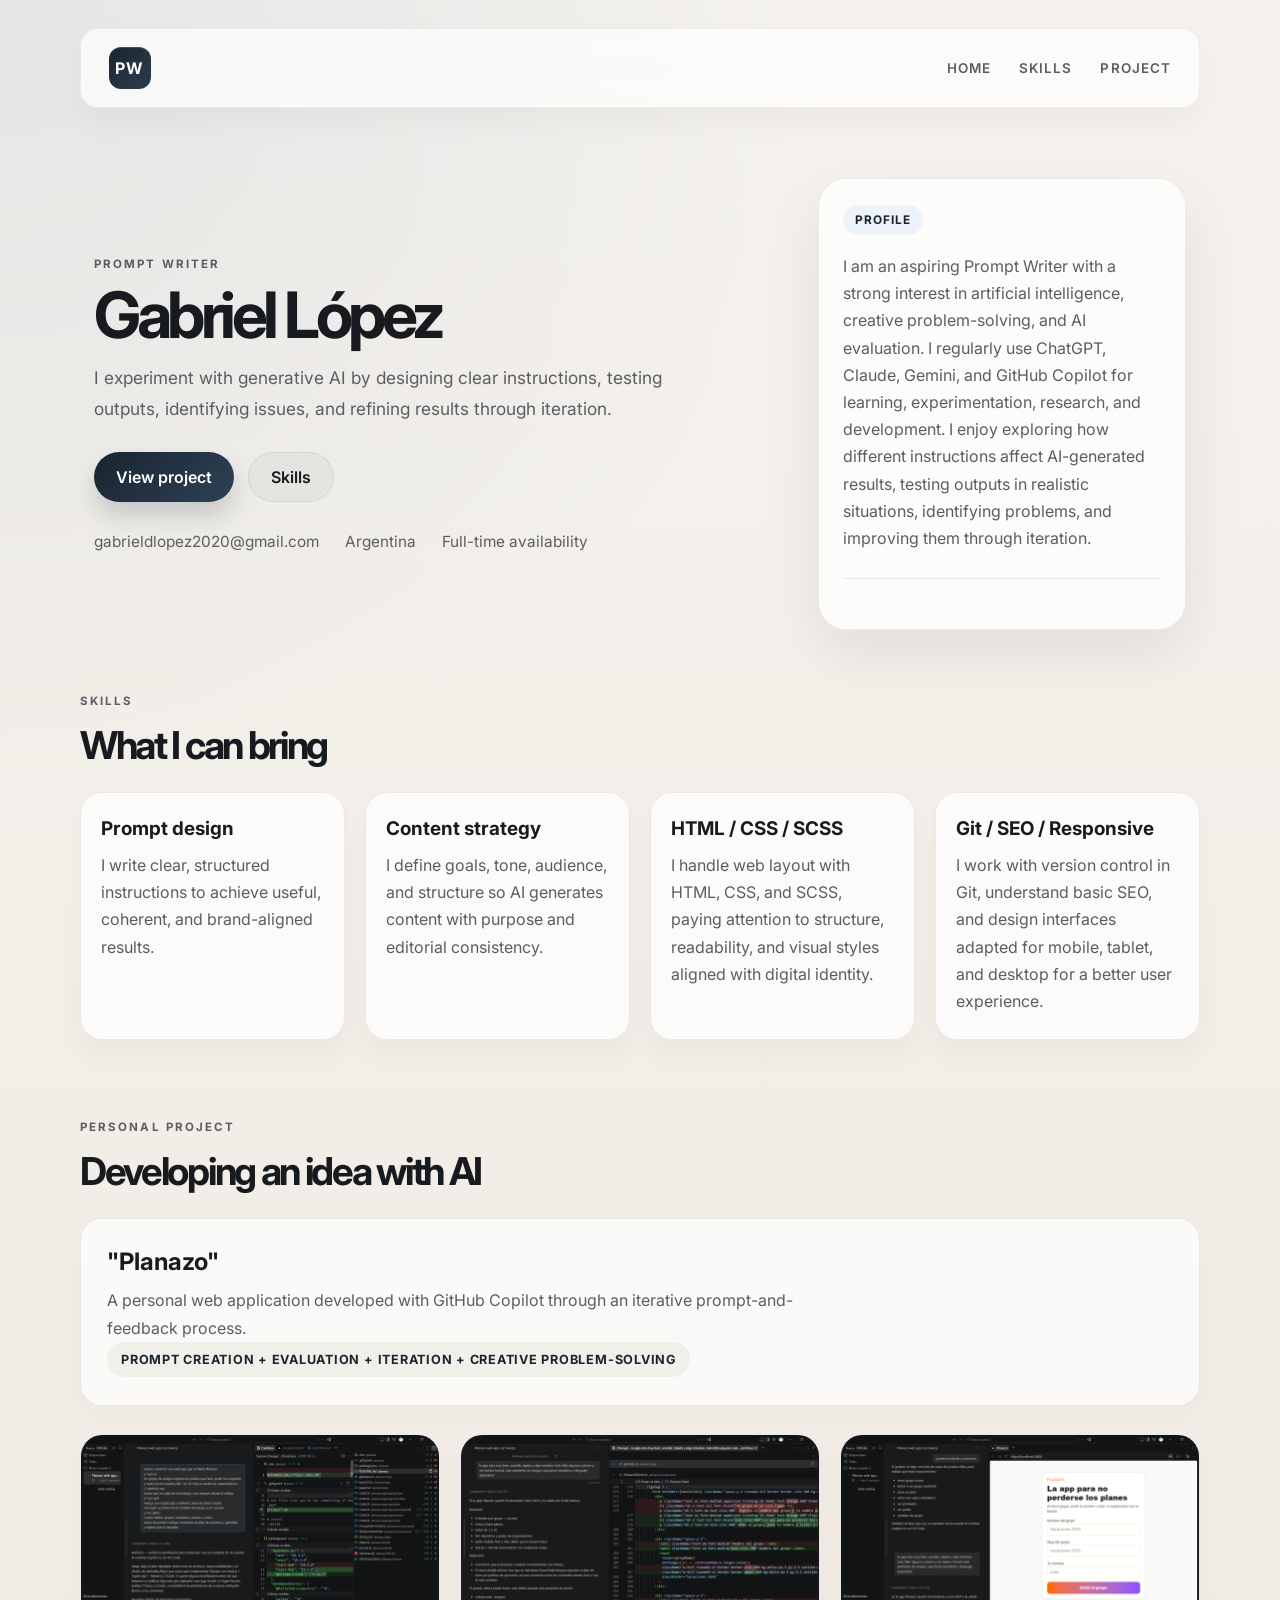
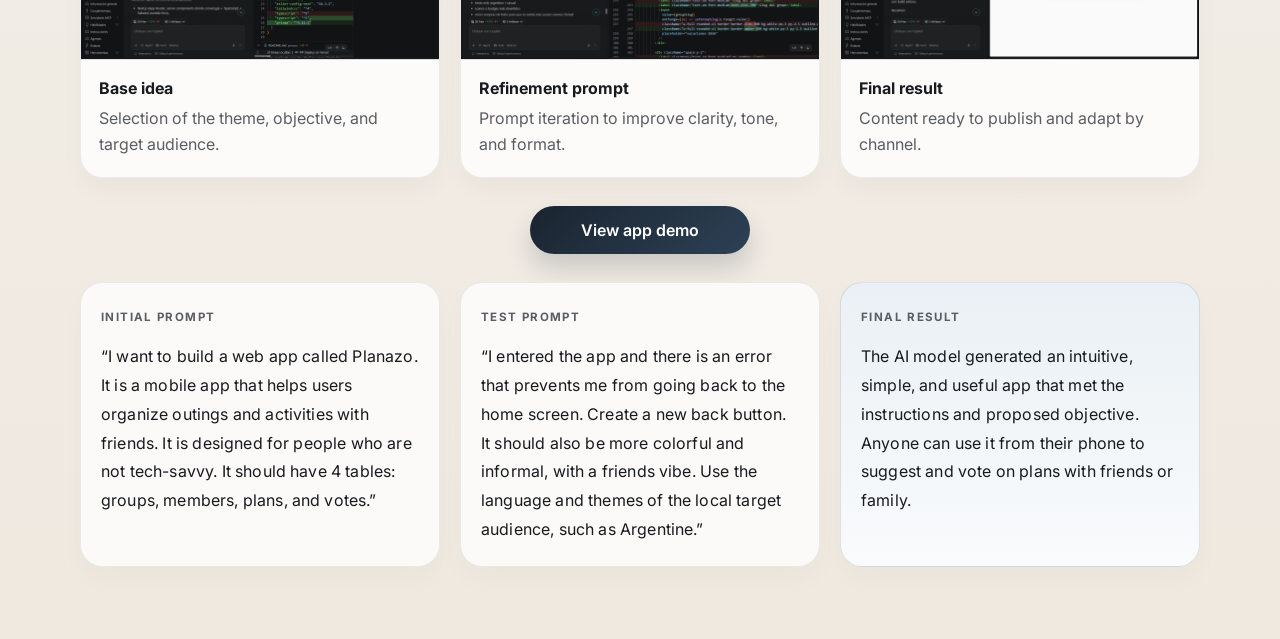
<file: index.html>
<!DOCTYPE html>
<html lang="en">
  <head>
    <meta charset="UTF-8" />
    <meta name="viewport" content="width=device-width, initial-scale=1.0" />
    <title>Prompt Writer | Portfolio</title>
    <meta
      name="description"
      content="Portfolio of a prompt writer specializing in AI for content and idea generation."
    />
    <link rel="preconnect" href="https://fonts.googleapis.com" />
    <link rel="preconnect" href="https://fonts.gstatic.com" crossorigin />
    <link
      href="https://fonts.googleapis.com/css2?family=Inter:wght@400;500;600;700;800&display=swap"
      rel="stylesheet"
    />
    <link rel="stylesheet" href="styles.css" />
  </head>
  <body>
    <div class="page-shell">
      <header class="topbar">
        <div class="brand">PW</div>
        <nav class="nav" aria-label="Main navigation">
          <a href="#inicio">Home</a>
          <a href="#habilidades">Skills</a>
          <a href="#proyecto">Project</a>
        </nav>
      </header>

      <main>
        <section id="inicio" class="hero">
          <div class="hero-copy">
            <p class="eyebrow">Prompt Writer</p>
            <h1>Gabriel López</h1>
            <p class="intro">
              I experiment with generative AI by designing clear instructions, testing outputs, identifying issues, and refining results through iteration.
            </p>
            <div class="hero-actions">
              <a class="button primary" href="#proyecto">View project</a>
              <a class="button secondary" href="#habilidades">Skills</a>
            </div>
            <ul class="meta-list" aria-label="Contact information">
              <li>gabrieldlopez2020@gmail.com</li>
              <li>Argentina</li>
              <li>Full-time availability</li>
            </ul>
          </div>

          <aside class="profile-card" aria-label="Professional profile">
            <div class="profile-badge">Profile</div>
            <p>
              I am an aspiring Prompt Writer with a strong interest in artificial intelligence, creative problem-solving, and AI evaluation.

I regularly use ChatGPT, Claude, Gemini, and GitHub Copilot for learning, experimentation, research, and development.

I enjoy exploring how different instructions affect AI-generated results, testing outputs in realistic situations, identifying problems, and improving them through iteration.
            </p>
            <div class="mini-stats"></div>
          </aside>
        </section>

        <section id="habilidades" class="skills section-block">
          <div class="section-heading">
            <p class="eyebrow">Skills</p>
            <h2>What I can bring</h2>
          </div>
          <div class="skill-grid">
            <article class="skill-card">
              <h3>Prompt design</h3>
              <p>
                I write clear, structured instructions to achieve useful, coherent,
                and brand-aligned results.
              </p>
            </article>

            <article class="skill-card">
              <h3>Content strategy</h3>
              <p>
                I define goals, tone, audience, and structure so AI generates content
                with purpose and editorial consistency.
              </p>
            </article>

            <article class="skill-card">
              <h3>HTML / CSS / SCSS</h3>
              <p>
                I handle web layout with HTML, CSS, and SCSS, paying attention to
                structure, readability, and visual styles aligned with digital identity.
              </p>
            </article>

            <article class="skill-card">
              <h3>Git / SEO / Responsive</h3>
              <p>
                I work with version control in Git, understand basic SEO, and design
                interfaces adapted for mobile, tablet, and desktop for a better user
                experience.
              </p>
            </article>
          </div>
        </section>

        <section id="proyecto" class="project section-block">
          <div class="section-heading">
            <p class="eyebrow">Personal project</p>
            <h2>Developing an idea with AI</h2>
          </div>

          <div class="project-feature">
            <div class="project-copy">
              <h3>"Planazo"</h3>
              <p>
                A personal web application developed with GitHub Copilot through an iterative prompt-and-feedback process.
              </p>
              <div class="project-tag">prompt creation + evaluation + iteration + creative problem-solving</div>
            </div>
          </div>

          <div class="image-gallery" aria-label="Evidence of the AI process">
            <article class="media-card">
              <div class="media-placeholder"><img src="planazo_uno.png" alt="Base prompt idea" /></div>
              <div class="media-copy">
                <strong>Base idea</strong>
                <span>Selection of the theme, objective, and target audience.</span>
              </div>
            </article>

            <article class="media-card">
              <div class="media-placeholder"><img src="planazo_tres.png" alt="Prompt refinement" /></div>
              <div class="media-copy">
                <strong>Refinement prompt</strong>
                <span>Prompt iteration to improve clarity, tone, and format.</span>
              </div>
            </article>

            <article class="media-card">
              <div class="media-placeholder"><img src="planazo_cuatro.png" alt="Final prompt result" /></div>
              <div class="media-copy">
                <strong>Final result</strong>
                <span>Content ready to publish and adapt by channel.</span>
              </div>
            </article>
          </div>

          <div class="app-link-block">
            <a
              class="button primary app-button"
              href="planazo-demo.html"
              target="_blank"
              rel="noreferrer"
            >
              View app demo
            </a>
          </div>

          <div class="prompt-flow">
            <article class="prompt-card">
              <span class="label">Initial prompt</span>
              <p>
                “I want to build a web app called Planazo. It is a mobile app that helps users organize outings and activities with friends. It is designed for people who are not tech-savvy. It should have 4 tables: groups, members, plans, and votes.”
              </p>
            </article>

            <article class="prompt-card">
              <span class="label">Test prompt</span>
              <p>
                “I entered the app and there is an error that prevents me from going back to the home screen. Create a new back button. It should also be more colorful and informal, with a friends vibe. Use the language and themes of the local target audience, such as Argentine.”
              </p>
            </article>

            <article class="prompt-card result">
              <span class="label">Final result</span>
              <p>
                The AI model generated an intuitive, simple, and useful app that met the instructions and proposed objective. Anyone can use it from their phone to suggest and vote on plans with friends or family.
              </p>
            </article>
          </div>
        </section>
      </main>
    </div>
  </body>
</html>
</file>
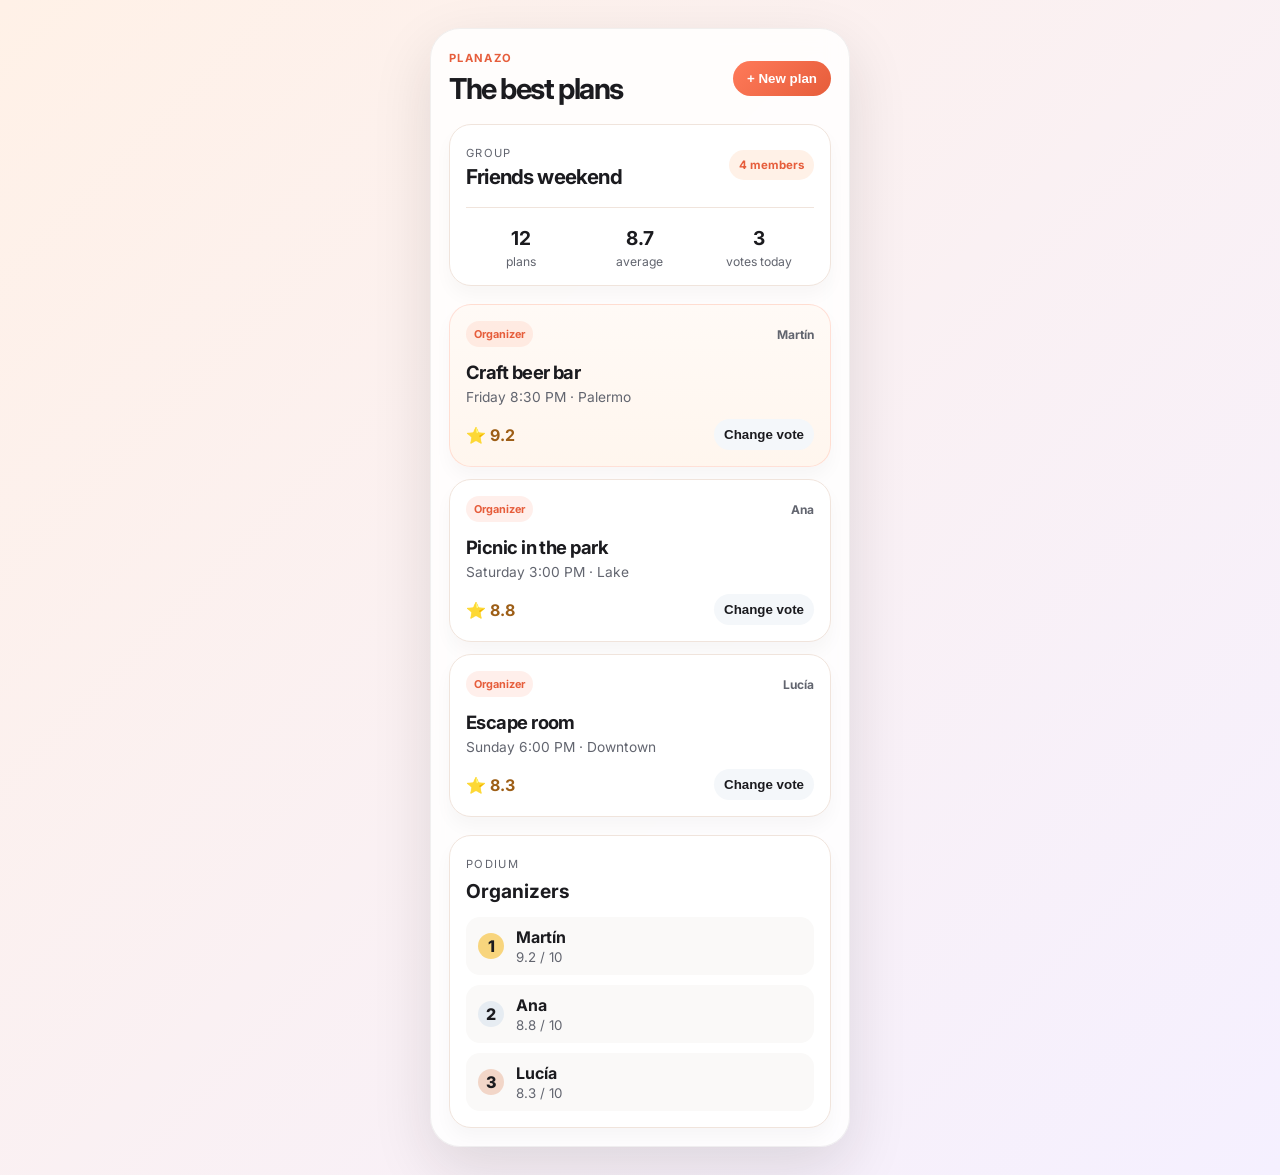
<file: planazo-demo.html>
<!DOCTYPE html>
<html lang="en">
  <head>
    <meta charset="UTF-8" />
    <meta name="viewport" content="width=device-width, initial-scale=1.0" />
    <title>Planazo Demo</title>
    <link rel="preconnect" href="https://fonts.googleapis.com" />
    <link rel="preconnect" href="https://fonts.gstatic.com" crossorigin />
    <link
      href="https://fonts.googleapis.com/css2?family=Inter:wght@400;500;600;700;800&display=swap"
      rel="stylesheet"
    />
    <link rel="stylesheet" href="planazo-demo.css" />
  </head>
  <body>
    <div class="page-bg">
      <div class="demo-shell">
        <header class="app-header">
          <div>
            <p class="eyebrow">Planazo</p>
            <h1>The best plans</h1>
          </div>
          <button class="header-btn">+ New plan</button>
        </header>

        <main class="app-main">
          <section class="group-card">
            <div class="group-head">
              <div>
                <span class="small-label">Group</span>
                <h2>Friends weekend</h2>
              </div>
              <span class="pill">4 members</span>
            </div>

            <div class="group-meta">
              <div>
                <strong>12</strong>
                <span>plans</span>
              </div>
              <div>
                <strong>8.7</strong>
                <span>average</span>
              </div>
              <div>
                <strong>3</strong>
                <span>votes today</span>
              </div>
            </div>
          </section>

          <section class="plan-list">
            <article class="plan-item featured">
              <div class="plan-top">
                <span class="tag">Organizer</span>
                <span class="person">Martín</span>
              </div>
              <h3>Craft beer bar</h3>
              <p>Friday 8:30 PM · Palermo</p>
              <div class="rating-row">
                <span>⭐ 9.2</span>
                <button>Change vote</button>
              </div>
            </article>

            <article class="plan-item">
              <div class="plan-top">
                <span class="tag">Organizer</span>
                <span class="person">Ana</span>
              </div>
              <h3>Picnic in the park</h3>
              <p>Saturday 3:00 PM · Lake</p>
              <div class="rating-row">
                <span>⭐ 8.8</span>
                <button>Change vote</button>
              </div>
            </article>

            <article class="plan-item">
              <div class="plan-top">
                <span class="tag">Organizer</span>
                <span class="person">Lucía</span>
              </div>
              <h3>Escape room</h3>
              <p>Sunday 6:00 PM · Downtown</p>
              <div class="rating-row">
                <span>⭐ 8.3</span>
                <button>Change vote</button>
              </div>
            </article>
          </section>

          <section class="podio-card">
            <div class="podio-title">
              <span class="small-label">Podium</span>
              <h3>Organizers</h3>
            </div>

            <div class="podio-list">
              <div class="podio-item first">
                <span class="rank">1</span>
                <div>
                  <strong>Martín</strong>
                  <small>9.2 / 10</small>
                </div>
              </div>

              <div class="podio-item second">
                <span class="rank">2</span>
                <div>
                  <strong>Ana</strong>
                  <small>8.8 / 10</small>
                </div>
              </div>

              <div class="podio-item third">
                <span class="rank">3</span>
                <div>
                  <strong>Lucía</strong>
                  <small>8.3 / 10</small>
                </div>
              </div>
            </div>
          </section>
        </main>
      </div>
    </div>
  </body>
</html>
</file>
<file: styles.css>
:root {
  --bg: #f5f2ee;
  --bg-strong: #efe9e0;
  --surface: rgba(255, 255, 255, 0.8);
  --surface-alt: #f1efe9;
  --text: #171a1f;
  --muted: #5a5d63;
  --line: rgba(24, 28, 32, 0.08);
  --primary: #1a2430;
  --primary-soft: #edf3f8;
  --accent: #8aa3b1;
  --shadow: 0 24px 60px rgba(19, 24, 31, 0.08);
}

* {
  box-sizing: border-box;
}

html {
  scroll-behavior: smooth;
}

body {
  margin: 0;
  font-family: "Inter", sans-serif;
  background:
    radial-gradient(circle at top left, rgba(154, 173, 189, 0.18), transparent 32%),
    linear-gradient(180deg, var(--bg) 0%, var(--bg-strong) 100%);
  color: var(--text);
}

img {
  max-width: 100%;
  display: block;
}

a {
  color: inherit;
  text-decoration: none;
}

.page-shell {
  width: min(1120px, calc(100% - 32px));
  margin: 28px auto 72px;
}

.topbar {
  display: flex;
  align-items: center;
  justify-content: space-between;
  background: rgba(255, 255, 255, 0.7);
  backdrop-filter: blur(12px);
  border: 1px solid rgba(23, 26, 31, 0.06);
  border-radius: 18px;
  padding: 18px 28px;
  box-shadow: 0 14px 30px rgba(23, 26, 31, 0.04);
}

.brand {
  display: grid;
  place-items: center;
  width: 42px;
  height: 42px;
  border-radius: 12px;
  background: linear-gradient(135deg, var(--primary) 0%, #2d3d4d 100%);
  color: #fff;
  font-weight: 700;
  letter-spacing: 0.08em;
  box-shadow: inset 0 1px 0 rgba(255, 255, 255, 0.18);
}

.nav {
  display: flex;
  gap: 28px;
  color: var(--muted);
  font-size: 0.84rem;
  font-weight: 600;
  letter-spacing: 0.08em;
  text-transform: uppercase;
}

.nav a {
  position: relative;
}

.nav a::after {
  content: "";
  position: absolute;
  left: 0;
  bottom: -8px;
  width: 100%;
  height: 2px;
  background: var(--primary);
  transform: scaleX(0);
  transform-origin: center;
  transition: transform 0.25s ease;
}

.nav a:hover::after,
.nav a:focus-visible::after {
  transform: scaleX(1);
}

.hero {
  display: grid;
  grid-template-columns: 1.5fr 0.8fr;
  gap: 34px;
  align-items: center;
  padding: 70px 14px 20px;
}

.eyebrow {
  margin: 0 0 14px;
  text-transform: uppercase;
  letter-spacing: 0.18em;
  font-size: 0.72rem;
  font-weight: 700;
  color: var(--muted);
}

.hero-copy h1 {
  margin: 0;
  font-size: clamp(2.9rem, 5vw, 5.2rem);
  line-height: 0.94;
  letter-spacing: -0.07em;
}

.intro {
  max-width: 620px;
  margin-top: 18px;
  color: var(--muted);
  font-size: 1.08rem;
  line-height: 1.75;
}

.hero-actions {
  display: flex;
  flex-wrap: wrap;
  gap: 14px;
  margin-top: 28px;
}

.button {
  display: inline-flex;
  justify-content: center;
  align-items: center;
  border-radius: 999px;
  padding: 14px 22px;
  font-weight: 600;
  transition: transform 0.2s ease, box-shadow 0.2s ease;
}

.button:hover,
.button:focus-visible {
  transform: translateY(-1px);
}

.button.primary {
  background: linear-gradient(135deg, var(--primary) 0%, #2d4155 100%);
  color: white;
  box-shadow: 0 14px 25px rgba(29, 45, 61, 0.18);
}

.button.secondary {
  background: rgba(29, 45, 61, 0.04);
  border: 1px solid rgba(29, 45, 61, 0.08);
}

.meta-list {
  display: flex;
  flex-wrap: wrap;
  gap: 14px 26px;
  list-style: none;
  padding: 0;
  margin: 30px 0 0;
  color: var(--muted);
  font-size: 0.96rem;
}

.profile-card {
  background: rgba(255, 255, 255, 0.78);
  border: 1px solid var(--line);
  border-radius: 28px;
  padding: 26px 24px;
  box-shadow: var(--shadow);
}

.profile-badge {
  display: inline-block;
  padding: 8px 12px;
  border-radius: 999px;
  background: var(--primary-soft);
  color: var(--primary);
  font-size: 0.74rem;
  font-weight: 700;
  letter-spacing: 0.08em;
  text-transform: uppercase;
}

.profile-card p {
  margin: 18px 0 0;
  line-height: 1.7;
  color: var(--muted);
}

.mini-stats {
  display: grid;
  grid-template-columns: repeat(3, minmax(0, 1fr));
  gap: 18px;
  margin-top: 26px;
  padding-top: 24px;
  border-top: 1px solid rgba(23, 26, 31, 0.08);
}

.mini-stats strong {
  display: block;
  font-size: 1.7rem;
  letter-spacing: -0.06em;
}

.mini-stats span {
  color: var(--muted);
  font-size: 0.85rem;
}

.section-block {
  padding-top: 44px;
}

.section-heading {
  margin-bottom: 24px;
}

.section-heading h2 {
  margin: 0;
  font-size: clamp(2rem, 3vw, 2.8rem);
  letter-spacing: -0.06em;
}

.skill-grid {
  display: grid;
  grid-template-columns: repeat(4, minmax(0, 1fr));
  gap: 20px;
}

.skill-card {
  background: rgba(255, 255, 255, 0.75);
  border: 1px solid var(--line);
  border-radius: 22px;
  padding: 24px 20px;
  box-shadow: 0 14px 26px rgba(23, 26, 31, 0.035);
  transition: transform 0.2s ease, box-shadow 0.2s ease;
}

.skill-card:hover {
  transform: translateY(-4px);
  box-shadow: 0 18px 28px rgba(23, 26, 31, 0.06);
}

.skill-card h3 {
  margin: 0 0 12px;
  font-size: 1.18rem;
}

.skill-card p {
  margin: 0;
  color: var(--muted);
  line-height: 1.7;
}

.project {
  margin-top: 36px;
}

.project-feature {
  display: flex;
  align-items: center;
  justify-content: space-between;
  gap: 22px;
  background: rgba(255, 255, 255, 0.7);
  border: 1px solid var(--line);
  border-radius: 22px;
  padding: 28px 26px;
  box-shadow: 0 10px 30px rgba(23, 26, 31, 0.025);
}

.project-copy h3 {
  margin: 0 0 10px;
  font-size: 1.5rem;
}

.project-copy p {
  margin: 0;
  max-width: 750px;
  color: var(--muted);
  line-height: 1.75;
}

.project-tag {
  display: inline-flex;
  align-items: center;
  white-space: nowrap;
  padding: 10px 14px;
  border-radius: 999px;
  background: var(--surface-alt);
  color: var(--primary);
  font-size: 0.79rem;
  font-weight: 700;
  letter-spacing: 0.06em;
  text-transform: uppercase;
}

.image-gallery {
  display: grid;
  grid-template-columns: repeat(3, minmax(0, 1fr));
  gap: 20px;
  margin-top: 28px;
}

.media-card {
  background: var(--surface);
  border: 1px solid var(--line);
  border-radius: 22px;
  overflow: hidden;
  box-shadow: 0 12px 24px rgba(23, 26, 31, 0.03);
}

.media-placeholder {
  display: grid;
  place-items: center;
  min-height: 220px;
  font-weight: 700;
  letter-spacing: 0.08em;
  text-transform: uppercase;
  color: rgba(23, 26, 31, 0.72);
  background: linear-gradient(135deg, #edf2f6 0%, #dfe8ee 100%);
  border-bottom: 1px solid var(--line);
}

.media-copy {
  display: flex;
  flex-direction: column;
  gap: 8px;
  padding: 18px 18px 20px;
}

.media-copy strong {
  font-size: 1rem;
}

.media-copy span {
  color: var(--muted);
  line-height: 1.6;
}

.app-link-block {
  display: flex;
  justify-content: center;
  margin-top: 28px;
}

.app-button {
  min-width: 220px;
}

.prompt-flow {
  display: grid;
  grid-template-columns: repeat(3, minmax(0, 1fr));
  gap: 20px;
  margin-top: 28px;
}

.prompt-card {
  background: rgba(255, 255, 255, 0.75);
  border: 1px solid var(--line);
  border-radius: 22px;
  padding: 22px 20px;
  min-height: 220px;
  box-shadow: 0 14px 26px rgba(23, 26, 31, 0.025);
}

.prompt-card .label {
  display: inline-block;
  margin-bottom: 18px;
  font-size: 0.72rem;
  font-weight: 700;
  letter-spacing: 0.12em;
  text-transform: uppercase;
  color: var(--muted);
}

.prompt-card p {
  margin: 0;
  color: var(--text);
  line-height: 1.8;
  letter-spacing: 0.01em;
}

.prompt-card.result {
  background: linear-gradient(180deg, #eaf0f5 0%, #f9fbfc 100%);
  border-color: rgba(29, 45, 61, 0.12);
}

@media (max-width: 920px) {
  .hero,
  .skill-grid,
  .prompt-flow,
  .image-gallery {
    grid-template-columns: 1fr 1fr;
  }

  .hero {
    grid-template-columns: 1fr;
  }

  .project-feature {
    flex-direction: column;
    align-items: flex-start;
  }
}

@media (max-width: 640px) {
  .page-shell {
    width: min(100% - 20px, 1120px);
    margin-top: 18px;
  }

  .topbar {
    padding: 14px 18px;
  }

  .nav {
    gap: 12px;
    font-size: 0.8rem;
  }

  .hero {
    padding-top: 44px;
  }

  .skill-grid,
  .prompt-flow,
  .image-gallery {
    grid-template-columns: 1fr;
  }

  .meta-list {
    flex-direction: column;
    gap: 8px;
  }
}
</file>
<file: planazo-demo.css>
:root {
  --bg: #fff9f4;
  --panel: #ffffff;
  --panel-soft: #fff1e7;
  --primary: #ff7a59;
  --primary-deep: #e65d3b;
  --text: #1b1b1f;
  --muted: #62656f;
  --line: #f0e4dc;
  --gold: #ffb84d;
  --green: #38b38f;
  --shadow: 0 22px 60px rgba(30, 24, 22, 0.12);
}

* {
  box-sizing: border-box;
}

body {
  margin: 0;
  font-family: "Inter", sans-serif;
  background: linear-gradient(135deg, #fff1e7 0%, #f5f0ff 100%);
  color: var(--text);
}

.page-bg {
  min-height: 100vh;
  display: grid;
  place-items: center;
  padding: 28px;
}

.demo-shell {
  width: min(420px, 100%);
  background: rgba(255, 255, 255, 0.82);
  border: 1px solid rgba(27, 27, 31, 0.06);
  border-radius: 30px;
  box-shadow: var(--shadow);
  padding: 22px 18px 18px;
  backdrop-filter: blur(10px);
}

.app-header {
  display: flex;
  justify-content: space-between;
  align-items: center;
  gap: 12px;
  margin-bottom: 18px;
}

.eyebrow {
  margin: 0;
  color: var(--primary-deep);
  font-weight: 700;
  font-size: 0.7rem;
  letter-spacing: 0.12em;
  text-transform: uppercase;
}

.app-header h1 {
  margin: 6px 0 0;
  font-size: 1.8rem;
  letter-spacing: -0.05em;
}

.header-btn {
  border: 0;
  border-radius: 999px;
  background: linear-gradient(135deg, var(--primary) 0%, var(--primary-deep) 100%);
  color: #fff;
  font-weight: 700;
  padding: 10px 14px;
}

.app-main {
  display: grid;
  gap: 18px;
}

.group-card,
.plan-item,
.podio-card {
  background: var(--panel);
  border: 1px solid var(--line);
  border-radius: 22px;
  box-shadow: 0 10px 18px rgba(27, 27, 31, 0.03);
}

.group-card {
  padding: 16px;
}

.group-head {
  display: flex;
  justify-content: space-between;
  align-items: center;
  gap: 10px;
}

.small-label {
  display: inline-block;
  margin-bottom: 4px;
  color: var(--muted);
  font-size: 0.7rem;
  letter-spacing: 0.12em;
  text-transform: uppercase;
}

.group-head h2 {
  margin: 0;
  font-size: 1.28rem;
  letter-spacing: -0.04em;
}

.pill {
  display: inline-flex;
  align-items: center;
  border-radius: 999px;
  background: var(--panel-soft);
  color: var(--primary-deep);
  padding: 8px 10px;
  font-weight: 700;
  font-size: 0.72rem;
}

.group-meta {
  display: grid;
  grid-template-columns: repeat(3, 1fr);
  gap: 10px;
  margin-top: 18px;
  padding-top: 18px;
  border-top: 1px solid var(--line);
}

.group-meta div {
  display: flex;
  flex-direction: column;
  align-items: center;
  gap: 4px;
}

.group-meta strong {
  font-size: 1.2rem;
}

.group-meta span {
  color: var(--muted);
  font-size: 0.76rem;
}

.plan-list {
  display: grid;
  gap: 12px;
}

.plan-item {
  padding: 16px;
}

.plan-item.featured {
  background: linear-gradient(180deg, #fffaf6 0%, #fff6ee 100%);
  border-color: rgba(255, 122, 89, 0.2);
}

.plan-top {
  display: flex;
  justify-content: space-between;
  align-items: center;
  gap: 8px;
}

.tag {
  display: inline-block;
  background: rgba(255, 122, 89, 0.12);
  color: var(--primary-deep);
  padding: 6px 8px;
  border-radius: 999px;
  font-size: 0.68rem;
  font-weight: 700;
}

.person {
  color: var(--muted);
  font-size: 0.75rem;
  font-weight: 700;
}

.plan-item h3 {
  margin: 14px 0 6px;
  font-size: 1.15rem;
  letter-spacing: -0.03em;
}

.plan-item p {
  margin: 0;
  color: var(--muted);
  font-size: 0.86rem;
}

.rating-row {
  margin-top: 14px;
  display: flex;
  align-items: center;
  justify-content: space-between;
  gap: 8px;
}

.rating-row span {
  font-weight: 700;
  color: #9d5e16;
}

.rating-row button {
  border: 0;
  border-radius: 999px;
  background: #f4f7fa;
  color: var(--text);
  padding: 8px 10px;
  font-weight: 600;
}

.podio-card {
  padding: 16px;
}

.podio-title h3 {
  margin: 4px 0 0;
  font-size: 1.2rem;
}

.podio-list {
  display: grid;
  gap: 10px;
  margin-top: 14px;
}

.podio-item {
  display: flex;
  align-items: center;
  gap: 12px;
  padding: 10px 12px;
  border-radius: 14px;
  background: #faf9f8;
}

.rank {
  display: grid;
  place-items: center;
  width: 26px;
  height: 26px;
  border-radius: 50%;
  font-weight: 800;
  background: #f3f0ed;
}

.first .rank { background: #f8d57d; }
.second .rank { background: #e6ecf2; }
.third .rank { background: #f2d6c8; }

.podio-item strong,
.podio-item small {
  display: block;
}

.podio-item small {
  color: var(--muted);
  margin-top: 2px;
}
</file>
